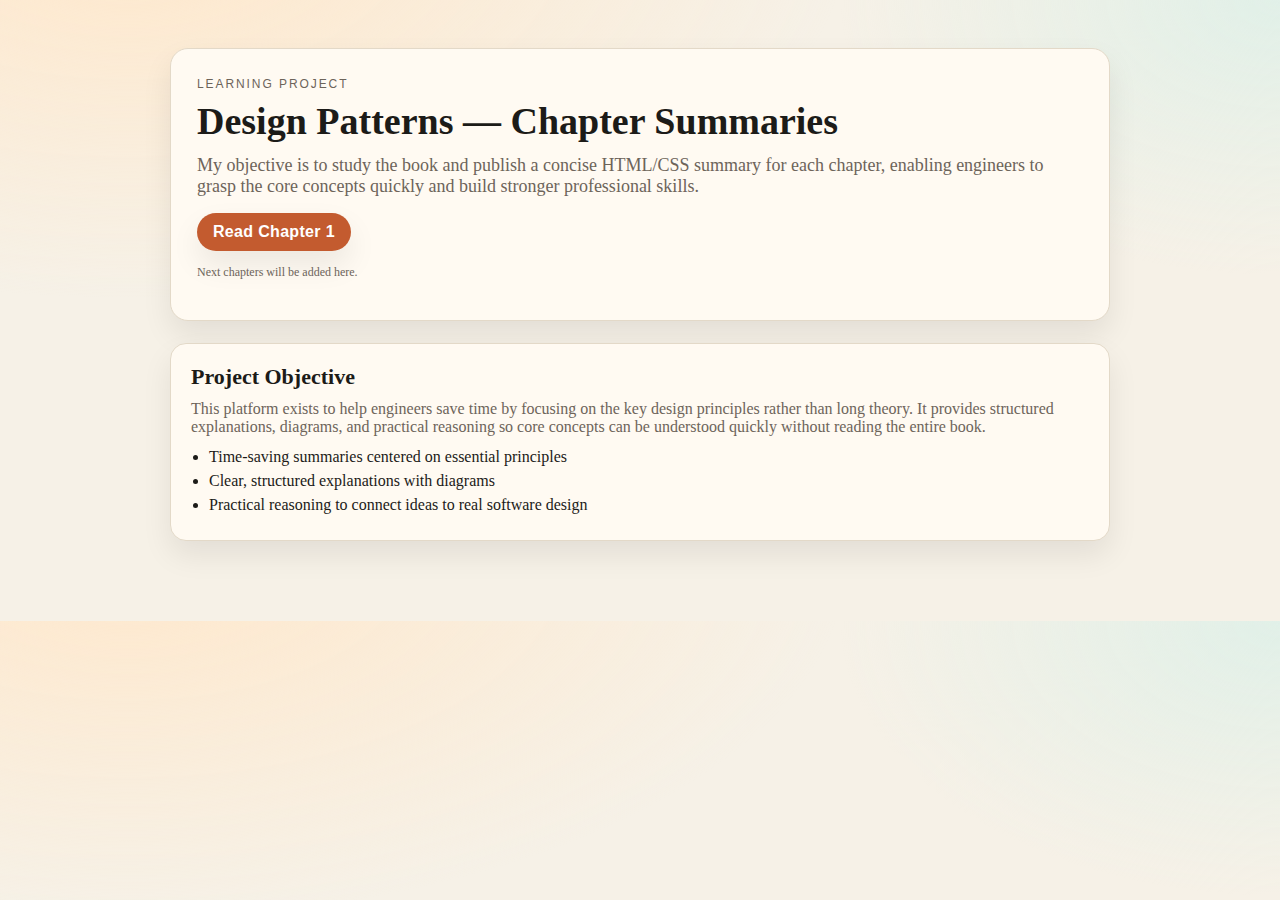
<file: index.html>
﻿<!DOCTYPE html>
<html lang="en">
<head>
  <meta charset="UTF-8" />
  <meta name="viewport" content="width=device-width, initial-scale=1" />
  <title>Learning — Design Patterns Notes</title>
  <link rel="stylesheet" href="chapter1.css" />
</head>
<body>
  <main class="page">
    <header class="hero">
      <p class="eyebrow">Learning Project</p>
      <h1>Design Patterns — Chapter Summaries</h1>
      <p class="lead">
        My objective is to study the book and publish a concise HTML/CSS summary for
        each chapter, enabling engineers to grasp the core concepts quickly and build
        stronger professional skills.
      </p>
      <div class="cta">
        <a class="button" href="chapter1.html">Read Chapter 1</a>
        <p class="muted small">Next chapters will be added here.</p>
      </div>
    </header>

    <section class="section">
      <h2>Project Objective</h2>
      <p>
        This platform exists to help engineers save time by focusing on the key design
        principles rather than long theory. It provides structured explanations, diagrams,
        and practical reasoning so core concepts can be understood quickly without reading
        the entire book.
      </p>
      <ul>
        <li>Time‑saving summaries centered on essential principles</li>
        <li>Clear, structured explanations with diagrams</li>
        <li>Practical reasoning to connect ideas to real software design</li>
      </ul>
    </section>
  </main>
</body>
</html>
</file>
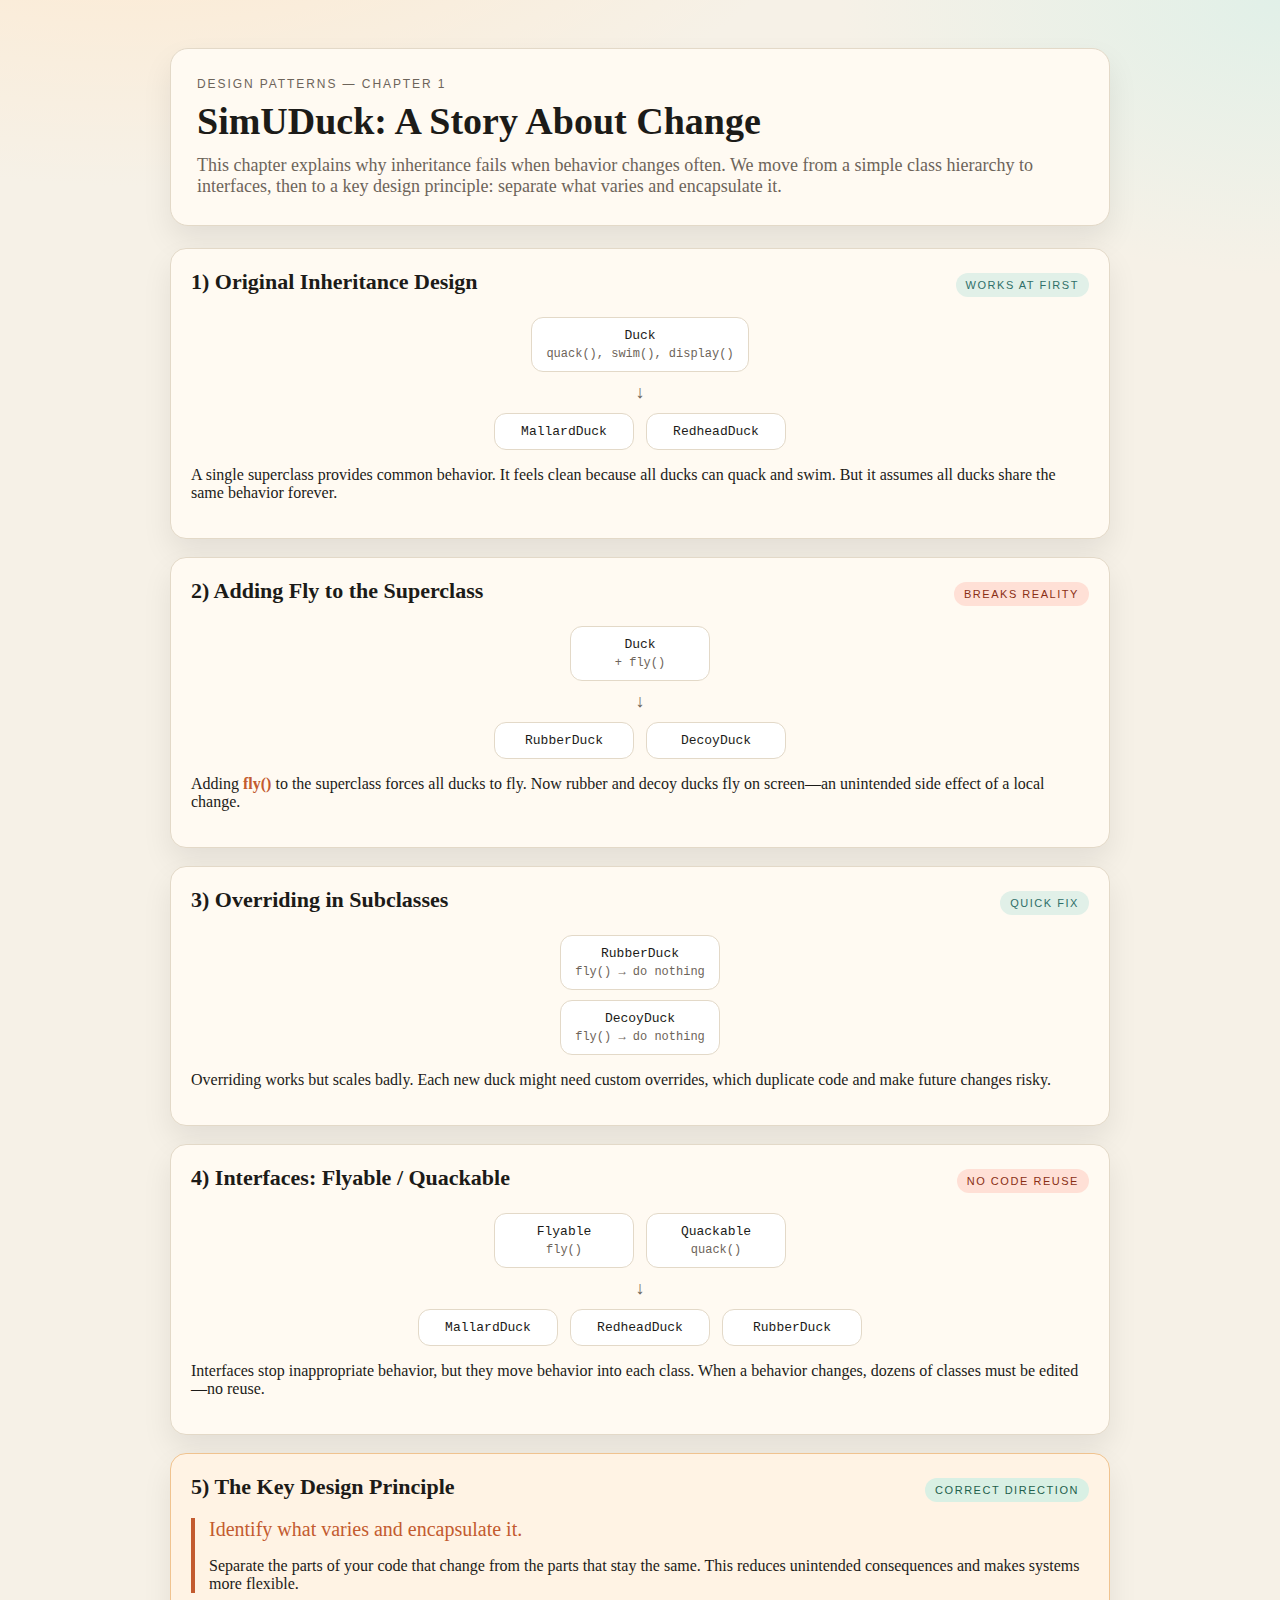
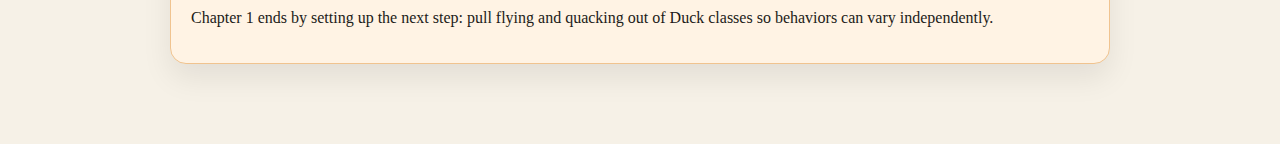
<file: chapter1.html>
﻿<!DOCTYPE html>
<html lang="en">
<head>
  <meta charset="UTF-8" />
  <meta name="viewport" content="width=device-width, initial-scale=1" />
  <title>Chapter 1 Summary — SimUDuck</title>
  <link rel="stylesheet" href="chapter1.css" />
</head>
<body>
  <main class="page">
    <header class="hero">
      <p class="eyebrow">Design Patterns — Chapter 1</p>
      <h1>SimUDuck: A Story About Change</h1>
      <p class="lead">
        This chapter explains why inheritance fails when behavior changes often.
        We move from a simple class hierarchy to interfaces, then to a key design
        principle: separate what varies and encapsulate it.
      </p>
    </header>

    <section class="cards">
      <article class="card">
        <div class="card-head">
          <h2>1) Original Inheritance Design</h2>
          <span class="tag">Works at first</span>
        </div>
        <div class="diagram">
          <div class="box">Duck
            <div class="muted">quack(), swim(), display()</div>
          </div>
          <div class="arrow">↓</div>
          <div class="row">
            <div class="box">MallardDuck</div>
            <div class="box">RedheadDuck</div>
          </div>
        </div>
        <p>
          A single superclass provides common behavior. It feels clean because
          all ducks can quack and swim. But it assumes all ducks share the same behavior forever.
        </p>
      </article>

      <article class="card">
        <div class="card-head">
          <h2>2) Adding Fly to the Superclass</h2>
          <span class="tag warning">Breaks reality</span>
        </div>
        <div class="diagram">
          <div class="box">Duck
            <div class="muted">+ fly()</div>
          </div>
          <div class="arrow">↓</div>
          <div class="row">
            <div class="box">RubberDuck</div>
            <div class="box">DecoyDuck</div>
          </div>
        </div>
        <p>
          Adding <strong>fly()</strong> to the superclass forces all ducks to fly.
          Now rubber and decoy ducks fly on screen—an unintended side effect of a local change.
        </p>
      </article>

      <article class="card">
        <div class="card-head">
          <h2>3) Overriding in Subclasses</h2>
          <span class="tag">Quick fix</span>
        </div>
        <div class="diagram">
          <div class="box">RubberDuck
            <div class="muted">fly() → do nothing</div>
          </div>
          <div class="box">DecoyDuck
            <div class="muted">fly() → do nothing</div>
          </div>
        </div>
        <p>
          Overriding works but scales badly. Each new duck might need custom
          overrides, which duplicate code and make future changes risky.
        </p>
      </article>

      <article class="card">
        <div class="card-head">
          <h2>4) Interfaces: Flyable / Quackable</h2>
          <span class="tag warning">No code reuse</span>
        </div>
        <div class="diagram">
          <div class="row">
            <div class="box">Flyable
              <div class="muted">fly()</div>
            </div>
            <div class="box">Quackable
              <div class="muted">quack()</div>
            </div>
          </div>
          <div class="arrow">↓</div>
          <div class="row">
            <div class="box">MallardDuck</div>
            <div class="box">RedheadDuck</div>
            <div class="box">RubberDuck</div>
          </div>
        </div>
        <p>
          Interfaces stop inappropriate behavior, but they move behavior into each class.
          When a behavior changes, dozens of classes must be edited—no reuse.
        </p>
      </article>

      <article class="card highlight">
        <div class="card-head">
          <h2>5) The Key Design Principle</h2>
          <span class="tag success">Correct direction</span>
        </div>
        <div class="principle">
          <p class="quote">Identify what varies and encapsulate it.</p>
          <p>
            Separate the parts of your code that change from the parts that stay the same.
            This reduces unintended consequences and makes systems more flexible.
          </p>
        </div>
        <p>
          Chapter 1 ends by setting up the next step: pull flying and quacking out of
          Duck classes so behaviors can vary independently.
        </p>
      </article>
    </section>
  </main>
</body>
</html>
</file>
<file: chapter1.css>
﻿:root {
  --bg: #f6f1e7;
  --ink: #1c1b18;
  --muted: #6d645a;
  --accent: #c35b2f;
  --accent-2: #2f6f68;
  --card: #fffaf2;
  --border: #e3d9c8;
  --shadow: 0 14px 30px rgba(0, 0, 0, 0.08);
}

* { box-sizing: border-box; }

body {
  margin: 0;
  font-family: "Spectral", "Georgia", serif;
  color: var(--ink);
  background:
    radial-gradient(1200px 600px at 10% -10%, #ffe8cc 0%, transparent 60%),
    radial-gradient(800px 500px at 100% 0%, #e1f0e8 0%, transparent 55%),
    var(--bg);
}

.page {
  max-width: 980px;
  margin: 0 auto;
  padding: 48px 20px 80px;
}

.hero {
  background: var(--card);
  border: 1px solid var(--border);
  box-shadow: var(--shadow);
  padding: 28px 26px;
  border-radius: 18px;
}

.eyebrow {
  font-family: "IBM Plex Sans", "Trebuchet MS", sans-serif;
  letter-spacing: 0.16em;
  text-transform: uppercase;
  font-size: 12px;
  color: var(--muted);
  margin: 0 0 10px;
}

h1 {
  font-size: 38px;
  line-height: 1.1;
  margin: 0 0 12px;
}

.lead {
  font-size: 18px;
  color: var(--muted);
  margin: 0;
}

.cards {
  display: grid;
  gap: 18px;
  margin-top: 22px;
}

.section {
  margin-top: 22px;
  background: var(--card);
  border: 1px solid var(--border);
  border-radius: 16px;
  padding: 20px;
  box-shadow: var(--shadow);
}

.section h2 {
  font-size: 22px;
  margin: 0 0 10px;
}

.section p {
  margin: 0 0 12px;
  color: var(--muted);
}

.section ul {
  margin: 0;
  padding-left: 18px;
}

.section li {
  margin: 6px 0;
}

.card {
  background: var(--card);
  border: 1px solid var(--border);
  border-radius: 16px;
  padding: 20px;
  box-shadow: var(--shadow);
}

.card.highlight {
  border-color: #f0c38f;
  background: #fff3e4;
}

.card-head {
  display: flex;
  justify-content: space-between;
  align-items: baseline;
  gap: 12px;
}

.card h2 {
  font-size: 22px;
  margin: 0 0 12px;
}

.tag {
  font-family: "IBM Plex Sans", "Trebuchet MS", sans-serif;
  font-size: 11px;
  text-transform: uppercase;
  letter-spacing: 0.14em;
  color: var(--accent-2);
  background: #e1f0e8;
  padding: 6px 10px;
  border-radius: 999px;
}

.tag.warning {
  color: #8a2f14;
  background: #ffe0d6;
}

.tag.success {
  color: #1f5f4c;
  background: #d9f0e4;
}

.diagram {
  margin: 10px 0 14px;
  display: grid;
  gap: 10px;
  justify-items: center;
}

.row {
  display: grid;
  grid-auto-flow: column;
  gap: 12px;
}

.box {
  border: 1px solid var(--border);
  border-radius: 12px;
  padding: 10px 14px;
  background: #fff;
  font-family: "IBM Plex Mono", "Courier New", monospace;
  font-size: 13px;
  min-width: 140px;
  text-align: center;
}

.muted {
  color: var(--muted);
  font-size: 12px;
  margin-top: 4px;
}

.arrow {
  font-size: 18px;
  color: var(--muted);
}

.principle {
  border-left: 4px solid var(--accent);
  padding-left: 14px;
  margin: 6px 0 14px;
}

.quote {
  font-size: 20px;
  margin: 0 0 6px;
  color: var(--accent);
}

strong {
  color: var(--accent);
}

.cta {
  margin-top: 16px;
  display: grid;
  gap: 10px;
  justify-items: start;
}

.button {
  display: inline-block;
  text-decoration: none;
  font-family: "IBM Plex Sans", "Trebuchet MS", sans-serif;
  font-weight: 600;
  letter-spacing: 0.02em;
  color: #fff;
  background: var(--accent);
  padding: 10px 16px;
  border-radius: 999px;
  box-shadow: var(--shadow);
}

.button:hover {
  filter: brightness(0.95);
}

.small {
  font-size: 12px;
}

@media (max-width: 700px) {
  h1 { font-size: 30px; }
  .row { grid-auto-flow: row; }
  .box { min-width: 0; width: 100%; }
}
</file>
